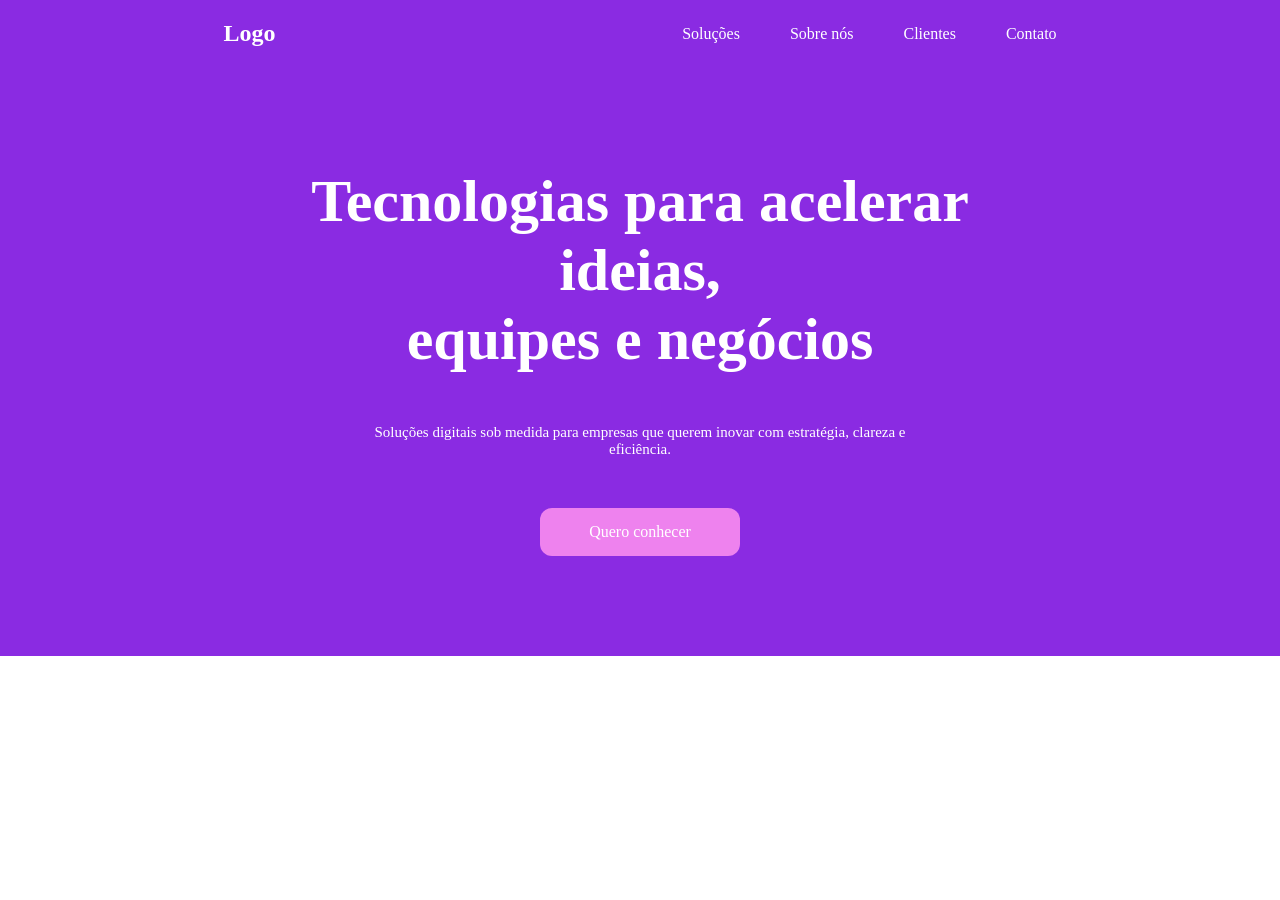
<file: aula1/index.html>
<!DOCTYPE html>
<html lang="en">

<head>
    <meta charset="UTF-8">
    <meta name="viewport" content="width=device-width, initial-scale=1.0">
    <link rel="stylesheet" href="./style.css">
    <title>Document</title>
</head>

<body>
    <header>
        <nav>
            <h2>Logo</h2>
            <ul>
                <li>Soluções</li>
                <li>Sobre nós</li>
                <li>Clientes</li>
                <li>Contato</li>
            </ul>
        </nav>
    </header>

    <main>
        <section class="hero-section">
            <h1>Tecnologias para acelerar <br> ideias,<br> equipes e negócios</h1>
            <p>Soluções digitais sob medida para empresas que querem inovar com estratégia, clareza e <br> eficiência.</p>

            <a href="">Quero conhecer</a>
        </section>
    </main>
</body>

</html>
</file>
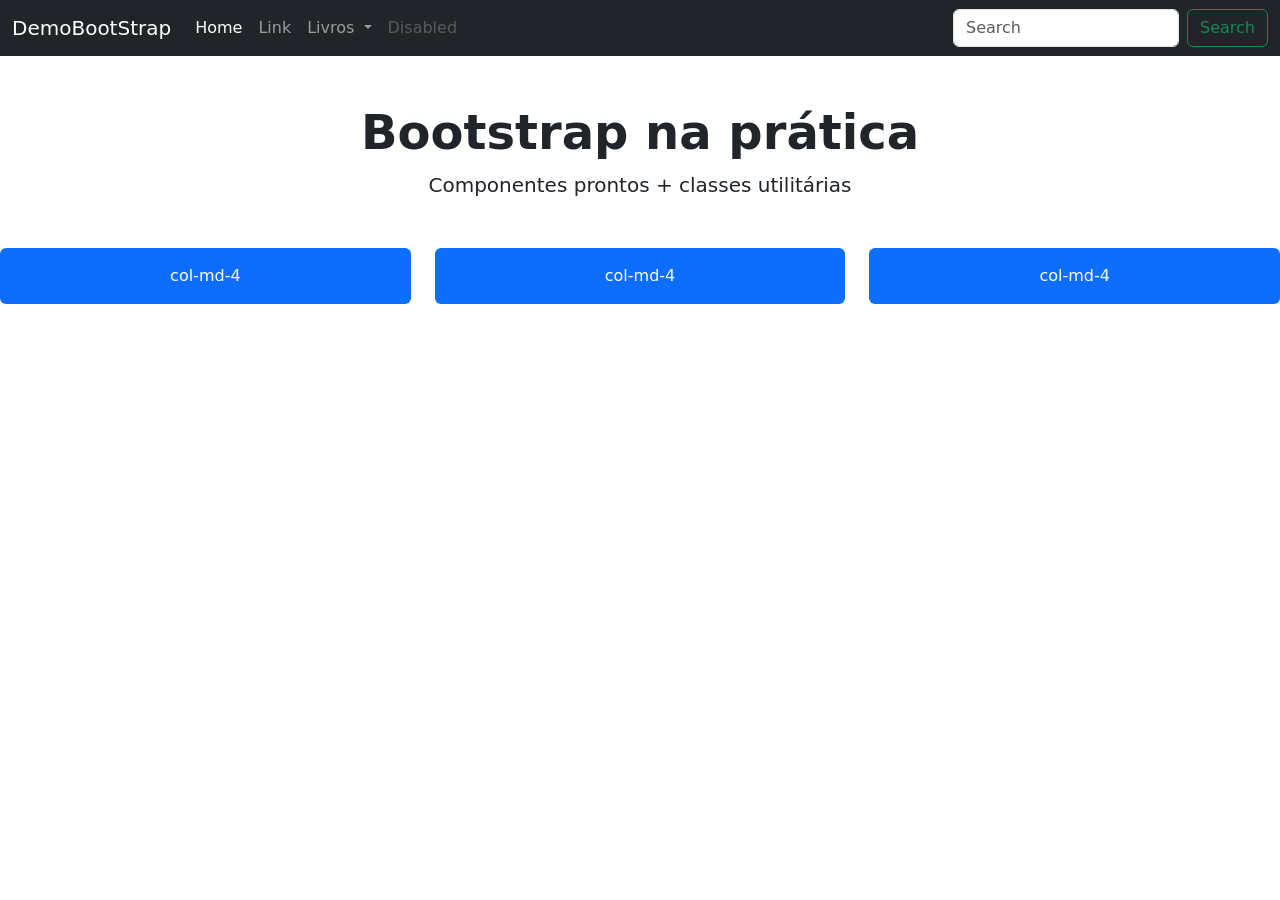
<file: aula2/index.html>
<!DOCTYPE html>
<html lang="en">

<head>
    <meta charset="UTF-8">
    <meta name="viewport" content="width=device-width, initial-scale=1.0">
    <title>Aula19 Front-end</title>
    <link href="https://cdn.jsdelivr.net/npm/bootstrap@5.3.8/dist/css/bootstrap.min.css" rel="stylesheet"
        integrity="sha384-sRIl4kxILFvY47J16cr9ZwB07vP4J8+LH7qKQnuqkuIAvNWLzeN8tE5YBujZqJLB" crossorigin="anonymous">
</head>

<body>
    <nav class="navbar navbar-expand-lg bg-dark navbar-dark">
        <div class="container-fluid">
            <a class="navbar-brand" href="#">DemoBootStrap</a>
            <button class="navbar-toggler" type="button" data-bs-toggle="collapse"
                data-bs-target="#navbarSupportedContent" aria-controls="navbarSupportedContent" aria-expanded="false"
                aria-label="Toggle navigation">
                <span class="navbar-toggler-icon"></span>
            </button>
            <div class="collapse navbar-collapse" id="navbarSupportedContent">
                <ul class="navbar-nav me-auto mb-2 mb-lg-0">
                    <li class="nav-item">
                        <a class="nav-link active" aria-current="page" href="#">Home</a>
                    </li>
                    <li class="nav-item">
                        <a class="nav-link" href="#">Link</a>
                    </li>
                    <li class="nav-item dropdown">
                        <a class="nav-link dropdown-toggle" href="#" role="button" data-bs-toggle="dropdown"
                            aria-expanded="false">
                            Livros
                        </a>
                        <ul class="dropdown-menu">
                            <li><a class="dropdown-item" href="#">Programação</a></li>
                            <li><a class="dropdown-item" href="#">Machine Learning</a></li>
                            <!-- <li><hr class="dropdown-divider"></li> -->
                            <li><a class="dropdown-item" href="#">Matemática</a></li>
                        </ul>
                    </li>
                    <li class="nav-item">
                        <a class="nav-link disabled" aria-disabled="true">Disabled</a>
                    </li>
                </ul>
                <form class="d-flex" role="search">
                    <input class="form-control me-2" type="search" placeholder="Search" aria-label="Search" />
                    <button class="btn btn-outline-success" type="submit">Search</button>
                </form>
            </div>
        </div>
    </nav>

    <div class="container my-5 text-center">
        <!-- display-5 => estilização de titulo + tamanho (5) -->
        <h1 class="display-5 fw-bold">Bootstrap na prática</h1>

        <!-- lead => Estilização de texto -->
        <p class="lead">Componentes prontos + classes utilitárias</p>
    </div>

    <section class="mb-5">
        <!-- row => representa o flex, deixa os itens lado a lado -->
        <div class="row">
            <!-- col 4 => ocupará 4/12, ou seja 1/3 do espaço disponível na tela -->
            <div class="col-md-4">
                <div class="bg-primary text-white rounded text-center p-3">col-md-4</div>
            </div>

            <div class="col-md-4">
                <div class="bg-primary text-white rounded text-center p-3">col-md-4</div>
            </div>

            <div class="col-md-4">
                <div class="bg-primary text-white rounded text-center p-3">col-md-4</div>
            </div>
        </div>
    </section>


    <script src="https://cdn.jsdelivr.net/npm/bootstrap@5.3.8/dist/js/bootstrap.bundle.min.js"
        integrity="sha384-FKyoEForCGlyvwx9Hj09JcYn3nv7wiPVlz7YYwJrWVcXK/BmnVDxM+D2scQbITxI"
        crossorigin="anonymous"></script>
</body>

</html>
</file>
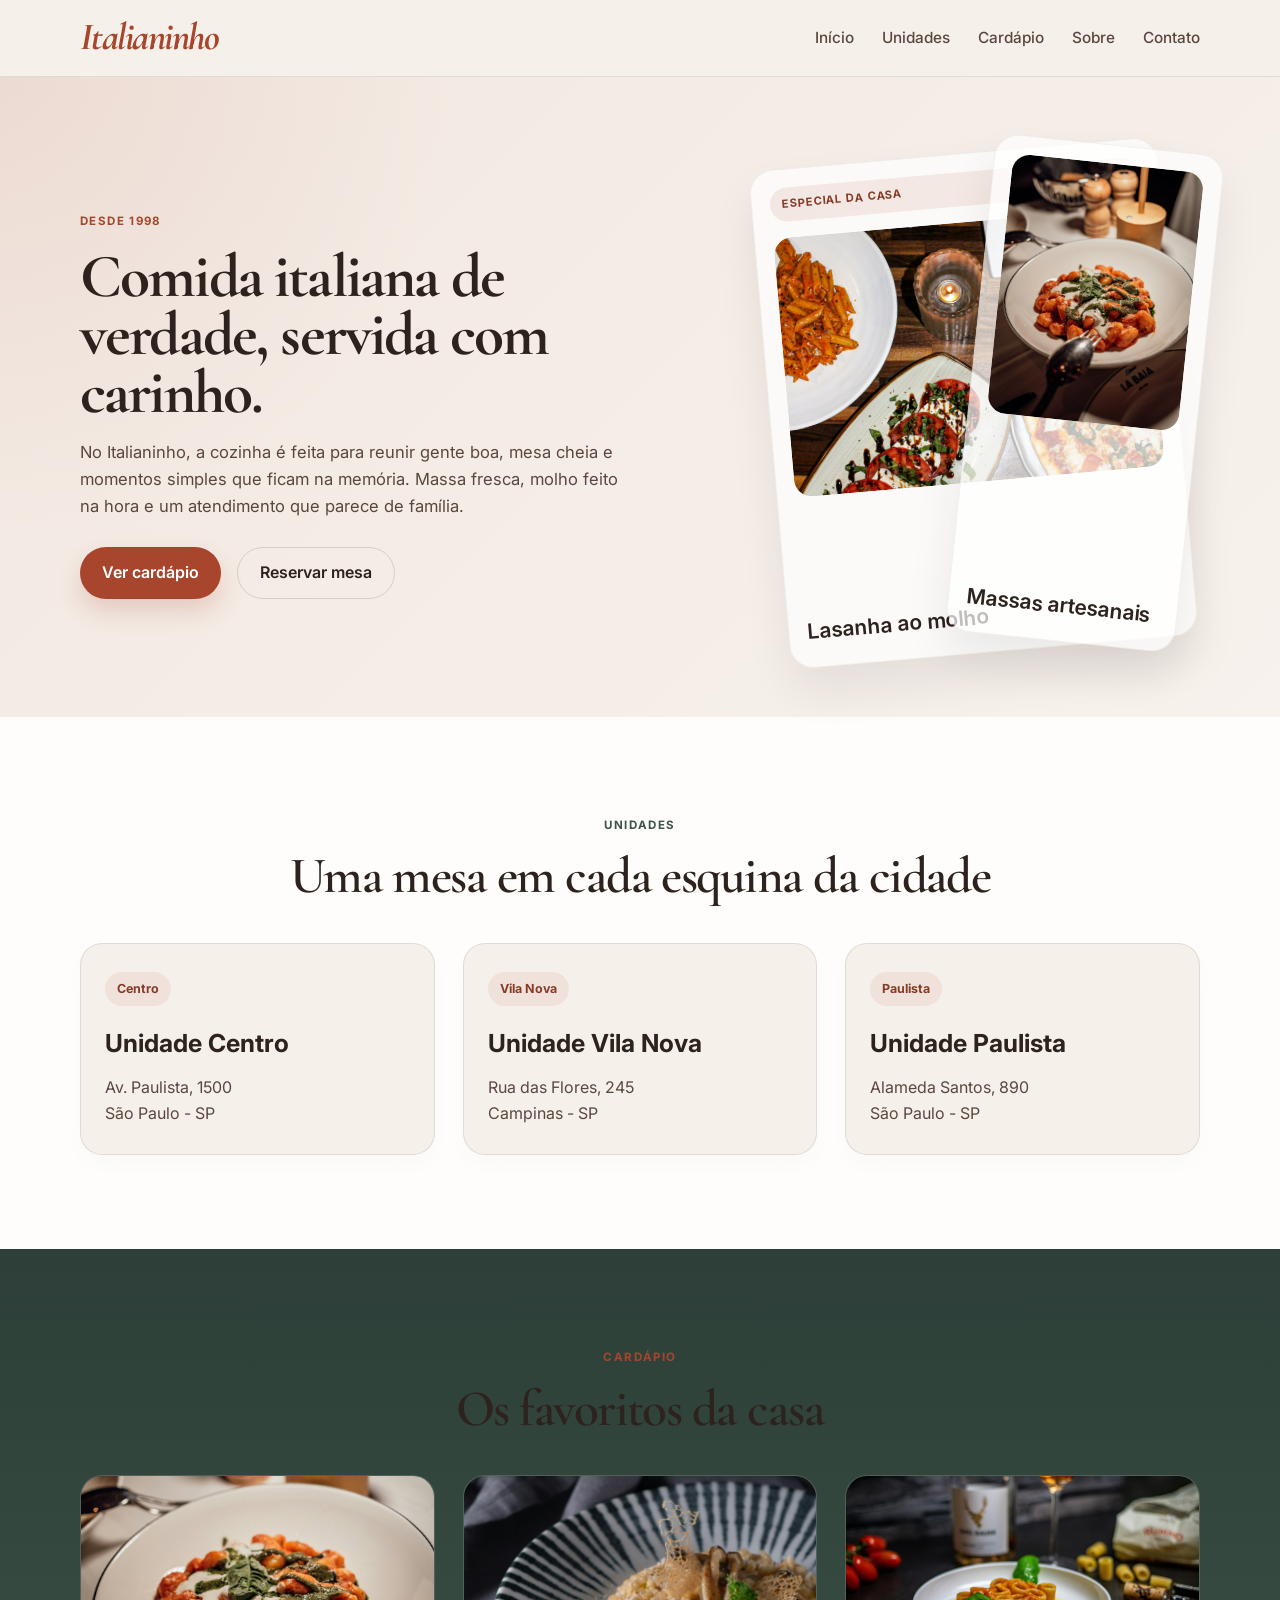
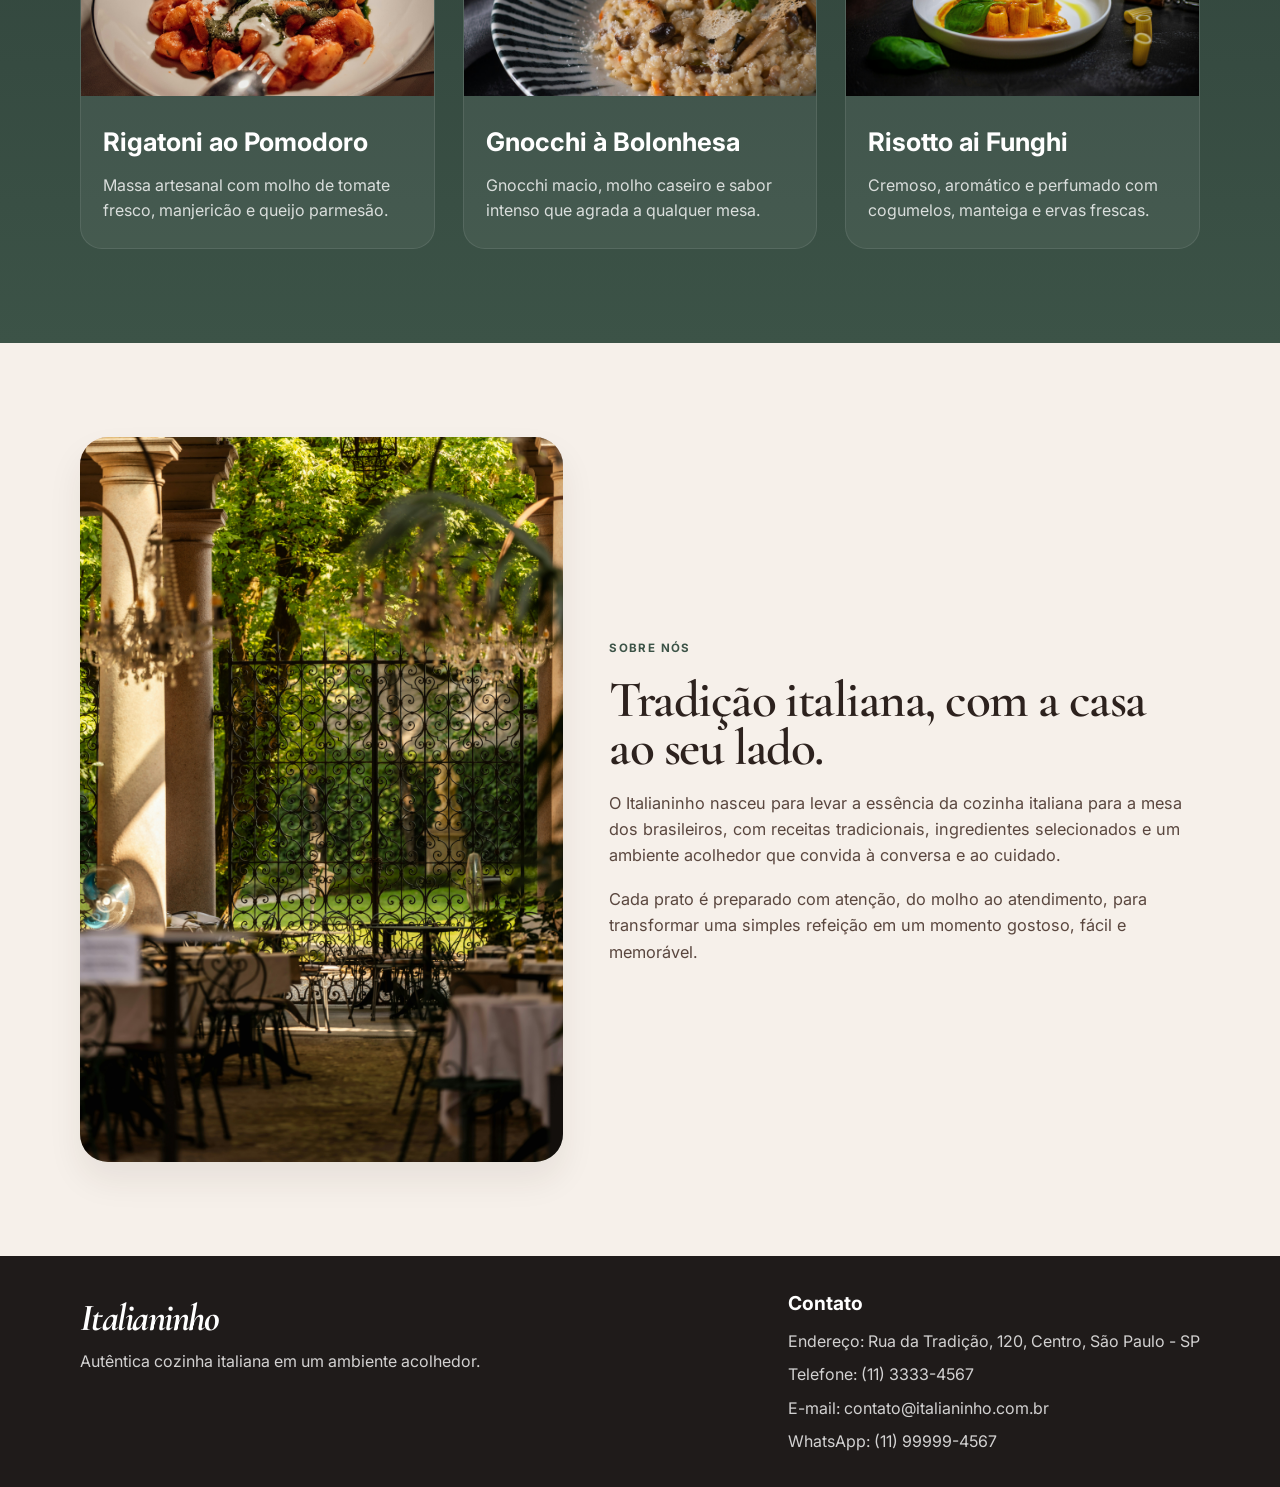
<file: aula4/index.html>
<!DOCTYPE html>
<html lang="pt-BR">

<head>
    <meta charset="UTF-8" />
    <meta name="viewport" content="width=device-width, initial-scale=1.0" />
    <title>Italianinho | Restaurante Italiano</title>
    <meta name="description"
        content="Italianinho: restaurante italiano com tradição, pratos autênticos e ambiente acolhedor em São Paulo." />
    <link rel="preconnect" href="https://fonts.googleapis.com" />
    <link rel="preconnect" href="https://fonts.gstatic.com" crossorigin />
    <link
        href="https://fonts.googleapis.com/css2?family=Cormorant+Garamond:wght@500;600;700&family=Inter:wght@400;500;600;700&display=swap"
        rel="stylesheet" />
    <link rel="stylesheet" href="style.css" />
</head>

<body>
    <header class="header">
        <nav class="navbar container" aria-label="Navegação principal">
            <a href="#inicio" class="logo" aria-label="Italianinho home">Italianinho</a>
            <div class="nav-links">
                <a href="#inicio">Início</a>
                <a href="#unidades">Unidades</a>
                <a href="#cardapio">Cardápio</a>
                <a href="#sobre">Sobre</a>
                <a href="#contato">Contato</a>
            </div>
        </nav>
    </header>

    <main>
        <section id="inicio" class="hero">
            <div class="container hero-content">
                <div class="hero-text">
                    <span class="eyebrow">Desde 1998</span>
                    <h1>Comida italiana de verdade, servida com carinho.</h1>
                    <p>
                        No Italianinho, a cozinha é feita para reunir gente boa, mesa cheia e momentos
                        simples que ficam na memória. Massa fresca, molho feito na hora e um atendimento
                        que parece de família.
                    </p>
                    <div class="hero-actions">
                        <a href="#cardapio" class="btn btn-primary">Ver cardápio</a>
                        <a href="#contato" class="btn btn-secondary">Reservar mesa</a>
                    </div>
                </div>

                <div class="hero-visual" aria-label="Representação visual da culinária italiana">
                    <!-- COLOCAR IMAGEM DA HERO AQUI: substituir o bloco colorido por <img src="caminho-da-imagem" alt="..."> -->
                    <div class="dish-card dish-main">
                        <span class="dish-tag">Especial da casa</span>
                        <img src="./assets/img1.jpg" alt="lasanha">
                        <h3>Lasanha ao molho</h3>
                    </div>
                    <div class="dish-card dish-side">
                        <img src="./assets/img2.jpg" alt="massa artesanal">
                        <h3>Massas artesanais</h3>
                    </div>
                </div>
            </div>
        </section>

        <section id="unidades" class="section section-light">
            <div class="container">
                <div class="section-heading">
                    <span class="eyebrow eyebrow-dark">Unidades</span>
                    <h2>Uma mesa em cada esquina da cidade</h2>
                </div>

                <div class="cards-grid units-grid">
                    <article class="unit-card">
                        <div class="pin-badge">Centro</div>
                        <h3>Unidade Centro</h3>
                        <p>Av. Paulista, 1500</p>
                        <p>São Paulo - SP</p>
                    </article>

                    <article class="unit-card">
                        <div class="pin-badge">Vila Nova</div>
                        <h3>Unidade Vila Nova</h3>
                        <p>Rua das Flores, 245</p>
                        <p>Campinas - SP</p>
                    </article>

                    <article class="unit-card">
                        <div class="pin-badge">Paulista</div>
                        <h3>Unidade Paulista</h3>
                        <p>Alameda Santos, 890</p>
                        <p>São Paulo - SP</p>
                    </article>
                </div>
            </div>
        </section>

        <section id="cardapio" class="section section-dark">
            <div class="container">
                <div class="section-heading">
                    <span class="eyebrow">Cardápio</span>
                    <h2>Os favoritos da casa</h2>
                </div>

                <div class="cards-grid menu-grid">
                    <article class="menu-card">
                        <!-- COLOCAR IMAGEM DO PRATO 1 AQUI: substituir o bloco colorido por <img src="..." alt="..."> -->
                        <img src="./assets/img2.jpg" alt="Rigatoni ao Pomodoro">    
                        <div class="menu-content">
                            <h3>Rigatoni ao Pomodoro</h3>
                            <p>
                                Massa artesanal com molho de tomate fresco, manjericão e queijo parmesão.
                            </p>
                        </div>
                    </article>

                    <article class="menu-card">
                        <!-- COLOCAR IMAGEM DO PRATO 2 AQUI -->
                        <img src="./assets/img4.jpg" alt="Gnocchi à Bolonhesa">
                        <div class="menu-content">
                            <h3>Gnocchi à Bolonhesa</h3>
                            <p>
                                Gnocchi macio, molho caseiro e sabor intenso que agrada a qualquer mesa.
                            </p>
                        </div>
                    </article>

                    <article class="menu-card">
                        <!-- COLOCAR IMAGEM DO PRATO 3 AQUI -->
                        <img src="./assets/img5.jpg" alt="Risotto ai Funghi">
                        <div class="menu-content">
                            <h3>Risotto ai Funghi</h3>
                            <p>
                                Cremoso, aromático e perfumado com cogumelos, manteiga e ervas frescas.
                            </p>
                        </div>
                    </article>
                </div>
            </div>
        </section>

        <section id="sobre" class="section section-about">
            <div class="container about-layout">
                <!-- COLOCAR IMAGEM DO RESTAURANTE AQUI: trocar o bloco colorido por <img src="..." alt="..."> -->
                <img src="./assets/img3.jpg" alt="Interior do restaurante" class="about-image">

                <div class="about-content">
                    <span class="eyebrow eyebrow-dark">Sobre nós</span>
                    <h2>Tradição italiana, com a casa ao seu lado.</h2>
                    <p>
                        O Italianinho nasceu para levar a essência da cozinha italiana para a mesa dos
                        brasileiros, com receitas tradicionais, ingredientes selecionados e um ambiente
                        acolhedor que convida à conversa e ao cuidado.
                    </p>
                    <p>
                        Cada prato é preparado com atenção, do molho ao atendimento, para transformar uma
                        simples refeição em um momento gostoso, fácil e memorável.
                    </p>
                </div>
            </div>
        </section>
    </main>

    <footer id="contato" class="footer">
        <div class="container footer-content">
            <div>
                <a href="#inicio" class="logo logo-footer">Italianinho</a>
                <p>Autêntica cozinha italiana em um ambiente acolhedor.</p>
            </div>

            <div class="contact-block">
                <h3>Contato</h3>
                <ul>
                    <li>Endereço: Rua da Tradição, 120, Centro, São Paulo - SP</li>
                    <li>Telefone: (11) 3333-4567</li>
                    <li>E-mail: contato@italianinho.com.br</li>
                    <li>WhatsApp: (11) 99999-4567</li>
                </ul>
            </div>
        </div>
    </footer>
</body>

</html>
</file>
<file: aula1/style.css>
*{
    padding: 0;
    margin: 0;
    box-sizing: border-box;
}

header{
    background-color: blueviolet;
    color: white;
    padding: 20px;
}

nav{
    display: flex;
    justify-content: space-around;
    align-items: center;
}

header nav ul{
    display: flex;
    list-style: none;
    gap: 50px;
}

.hero-section{
    background-color: blueviolet;
    color: white;
    text-align: center;
    display: flex;
    flex-direction: column;
    gap: 50px;
    padding-top: 100px;
    padding-bottom: 100px;
    align-items: center;
}

.hero-section h1{
    font-size: 60px;
}

.hero-section p{
    font-size: 15px;
}

.hero-section a{
    text-decoration: none;
    color: white;
    background-color: violet;
    width: 200px;
    padding: 15px;
    border-radius: 12px;
}
</file>
<file: aula4/style.css>
:root {
    --bg: #f6f0ea;
    --panel: #fffdfb;
    --panel-strong: #f2e6db;
    --text: #2d221e;
    --muted: #5a473f;
    --primary: #a8452d;
    --primary-deep: #863c27;
    --olive: #3c5347;
    --olive-deep: #2d3f38;
    --gold: #d8b98b;
    --line: rgba(45, 34, 30, 0.1);
    --shadow: rgba(35, 24, 20, 0.08);
}

* {
    box-sizing: border-box;
    margin: 0;
    padding: 0;
}

html {
    scroll-behavior: smooth;
}

body {
    font-family: "Inter", sans-serif;
    background: var(--bg);
    color: var(--text);
    line-height: 1.6;
}

img {
    max-width: 100%;
    display: block;
}

a {
    text-decoration: none;
    color: inherit;
}

.container {
    width: min(1120px, calc(100% - 40px));
    margin: 0 auto;
}

.header {
    background: rgba(246, 240, 234, 0.92);
    position: sticky;
    top: 0;
    z-index: 20;
    border-bottom: 1px solid var(--line);
    backdrop-filter: blur(6px);
}

.navbar {
    display: flex;
    align-items: center;
    justify-content: space-between;
    min-height: 76px;
}

.logo {
    font-family: "Cormorant Garamond", serif;
    font-style: italic;
    font-size: clamp(2.1rem, 3vw, 3rem);
    color: var(--primary);
    font-weight: 700;
    letter-spacing: -0.04em;
}

.nav-links {
    display: flex;
    align-items: center;
    gap: 28px;
    flex-wrap: wrap;
}

.nav-links a {
    color: var(--muted);
    font-size: 0.96rem;
    font-weight: 500;
    transition: color 0.2s ease;
}

.nav-links a:hover,
.nav-links a:focus-visible {
    color: var(--primary-deep);
}

.hero {
    position: relative;
    padding: 76px 0 64px;
    background:
        radial-gradient(circle at top left, rgba(168, 69, 45, 0.08), transparent 32%),
        linear-gradient(135deg, rgba(168, 69, 45, 0.05), rgba(255, 255, 255, 0.12));
}

.hero-content {
    display: grid;
    grid-template-columns: 1.15fr 0.85fr;
    align-items: center;
    gap: 52px;
}

.eyebrow {
    display: inline-block;
    font-size: 0.72rem;
    font-weight: 700;
    letter-spacing: 0.12em;
    text-transform: uppercase;
    color: var(--primary);
    margin-bottom: 18px;
}

.eyebrow-dark {
    color: var(--olive);
}

.hero-text h1,
.section-heading h2,
.about-content h2 {
    font-family: "Cormorant Garamond", serif;
    line-height: 0.94;
    color: var(--text);
    letter-spacing: -0.03em;
}

.hero-text h1 {
    font-size: clamp(3rem, 4.8vw, 5.2rem);
    max-width: 620px;
    margin-bottom: 18px;
}

.hero-text p {
    max-width: 560px;
    font-size: 1.04rem;
    color: var(--muted);
}

.hero-actions {
    margin-top: 28px;
    display: flex;
    flex-wrap: wrap;
    gap: 16px;
}

.btn {
    display: inline-flex;
    align-items: center;
    justify-content: center;
    min-height: 52px;
    padding: 0 22px;
    border-radius: 999px;
    font-weight: 600;
    transition: transform 0.2s ease, box-shadow 0.2s ease, background 0.2s ease;
}

.btn:hover,
.btn:focus-visible {
    transform: translateY(-1px);
}

.btn-primary {
    background: var(--primary);
    color: #fff;
    box-shadow: 0 12px 24px rgba(168, 69, 45, 0.2);
}

.btn-primary:hover,
.btn-primary:focus-visible {
    background: var(--primary-deep);
}

.btn-secondary {
    background: transparent;
    color: var(--text);
    border: 1px solid rgba(45, 34, 30, 0.15);
}

.hero-visual {
    position: relative;
    display: grid;
    place-items: center;
    min-height: 500px;
}

.dish-card {
    background: rgba(255, 255, 255, 0.7);
    border: 1px solid rgba(45, 34, 30, 0.06);
    border-radius: 24px;
    box-shadow: 0 24px 44px var(--shadow);
    padding: 18px;
    display: flex;
    flex-direction: column;
    min-height: 100%;
}

.dish-card img {
    width: 100%;
    height: 260px;
    object-fit: cover;
    border-radius: 18px;
    margin-bottom: 18px;
    display: block;
}

.dish-main {
    width: min(410px, 90%);
    transform: rotate(-5deg);
}

.dish-side {
    width: 230px;
    position: absolute;
    right: 0;
    bottom: 10px;
    transform: rotate(6deg);
}

.dish-tag {
    display: inline-flex;
    align-items: center;
    padding: 8px 12px;
    background: rgba(168, 69, 45, 0.1);
    color: var(--primary-deep);
    border-radius: 999px;
    font-size: 0.7rem;
    font-weight: 700;
    letter-spacing: 0.08em;
    text-transform: uppercase;
    margin-bottom: 16px;
}

.dish-image {
    width: 100%;
    height: 260px;
    border-radius: 18px;
    margin-bottom: 18px;
}

/* Quando colocar as imagens reais, remover os backgrounds gradientes e os tamanhos fictícios dos blocos. */
.dish-image--red {
    background: linear-gradient(135deg, #b14a36, #eaab7a);
}

.dish-image--cream {
    background: linear-gradient(135deg, #d9bc8f, #f5e7d4);
    height: 180px;
}

.dish-card h3 {
    font-size: 1.32rem;
    font-weight: 600;
    color: var(--text);
    margin-top: auto;
}

.section {
    padding: 94px 0;
}

.section-light {
    background: var(--panel);
}

.section-dark {
    background: linear-gradient(180deg, var(--olive-deep), var(--olive));
    color: rgba(255, 255, 255, 0.9);
}

.section-heading {
    margin-bottom: 42px;
    text-align: center;
}

.section-heading h2,
.about-content h2 {
    font-size: clamp(2.4rem, 4vw, 3.5rem);
    font-weight: 600;
}

.cards-grid {
    display: grid;
    grid-template-columns: repeat(3, minmax(0, 1fr));
    gap: 28px;
    align-items: stretch;
}

.unit-card {
    background: var(--bg);
    border: 1px solid var(--line);
    border-radius: 22px;
    padding: 28px 24px;
    box-shadow: 0 10px 20px rgba(45, 34, 30, 0.02);
    display: flex;
    flex-direction: column;
    justify-content: flex-start;
    height: 100%;
}

.pin-badge {
    width: fit-content;
    background: rgba(168, 69, 45, 0.08);
    color: var(--primary-deep);
    font-size: 0.78rem;
    font-weight: 700;
    padding: 7px 12px;
    border-radius: 999px;
    margin-bottom: 18px;
}

.unit-card h3 {
    font-size: 1.55rem;
    margin-bottom: 12px;
}

.unit-card p {
    color: var(--muted);
}

.menu-card {
    background: rgba(255, 255, 255, 0.06);
    border: 1px solid rgba(255, 255, 255, 0.09);
    border-radius: 22px;
    overflow: hidden;
    display: flex;
    flex-direction: column;
    height: 100%;
}

.menu-card img {
    width: 100%;
    height: 220px;
    object-fit: cover;
    display: block;
}

.menu-image {
    height: 220px;
}

/* Quando colocar as imagens reais, remover esses gradientes e ajustar a altura/objeto-fit para encaixar as fotos corretamente. */
.menu-image--one {
    background: linear-gradient(135deg, #d98a56, #f2d7a3);
}

.menu-image--two {
    background: linear-gradient(135deg, #915f39, #d9a35b);
}

.menu-image--three {
    background: linear-gradient(135deg, #7d9d7d, #dfe5c5);
}

.menu-content {
    padding: 26px 22px 24px;
}

.menu-content h3 {
    font-size: 1.6rem;
    margin-bottom: 10px;
    color: #fff;
}

.menu-content p {
    color: rgba(255, 255, 255, 0.8);
}

.section-about {
    background: var(--bg);
}

.about-layout {
    display: grid;
    grid-template-columns: 0.9fr 1.1fr;
    gap: 46px;
    align-items: center;
}

.about-image {
    min-height: 460px;
    width: 100%;
    object-fit: cover;
    background: linear-gradient(135deg, rgba(168, 69, 45, 0.28), rgba(60, 83, 71, 0.5));
    border-radius: 28px;
    position: relative;
    overflow: hidden;
    box-shadow: 0 18px 34px rgba(45, 34, 30, 0.08);
    display: block;
}

/* Quando inserir a imagem real, remover esse pseudo-elemento e o background gradiente para mostrar a foto corretamente. */
.about-image::before {
    content: "";
    position: absolute;
    inset: 12% 16% 18% 16%;
    border-radius: 18px;
    border: 1px solid rgba(255, 255, 255, 0.28);
    background: rgba(255, 255, 255, 0.08);
}

.about-content p {
    margin-top: 18px;
    color: var(--muted);
    font-size: 1.02rem;
}

.footer {
    background: #1f1b1a;
    color: rgba(255, 255, 255, 0.8);
    padding: 32px 0;
}

.footer-content {
    display: flex;
    align-items: flex-start;
    justify-content: space-between;
    flex-wrap: wrap;
    gap: 30px;
}

.logo-footer {
    color: #fff;
}

.contact-block h3 {
    margin-bottom: 10px;
    color: #fff;
    font-size: 1.2rem;
}

.contact-block ul {
    list-style: none;
    display: grid;
    gap: 8px;
}

@media (max-width: 900px) {

    .hero-content,
    .about-layout {
        grid-template-columns: 1fr;
    }

    .cards-grid {
        grid-template-columns: repeat(2, minmax(0, 1fr));
    }

    .hero {
        padding-top: 54px;
    }

    .hero-visual {
        min-height: 400px;
    }
}

@media (max-width: 640px) {
    .navbar {
        flex-direction: column;
        justify-content: center;
        gap: 12px;
        padding: 18px 0;
    }

    .nav-links {
        justify-content: center;
        gap: 12px 18px;
    }

    .cards-grid {
        grid-template-columns: 1fr;
    }

    .hero-text h1 {
        font-size: 2.7rem;
    }

    .section {
        padding: 72px 0;
    }

    .hero-actions {
        flex-direction: column;
        align-items: stretch;
    }

    .btn {
        width: 100%;
    }

    .dish-main {
        width: min(330px, 90%);
    }

    .dish-side {
        right: 10px;
        width: 175px;
    }

    .footer-content {
        flex-direction: column;
    }
}
</file>
